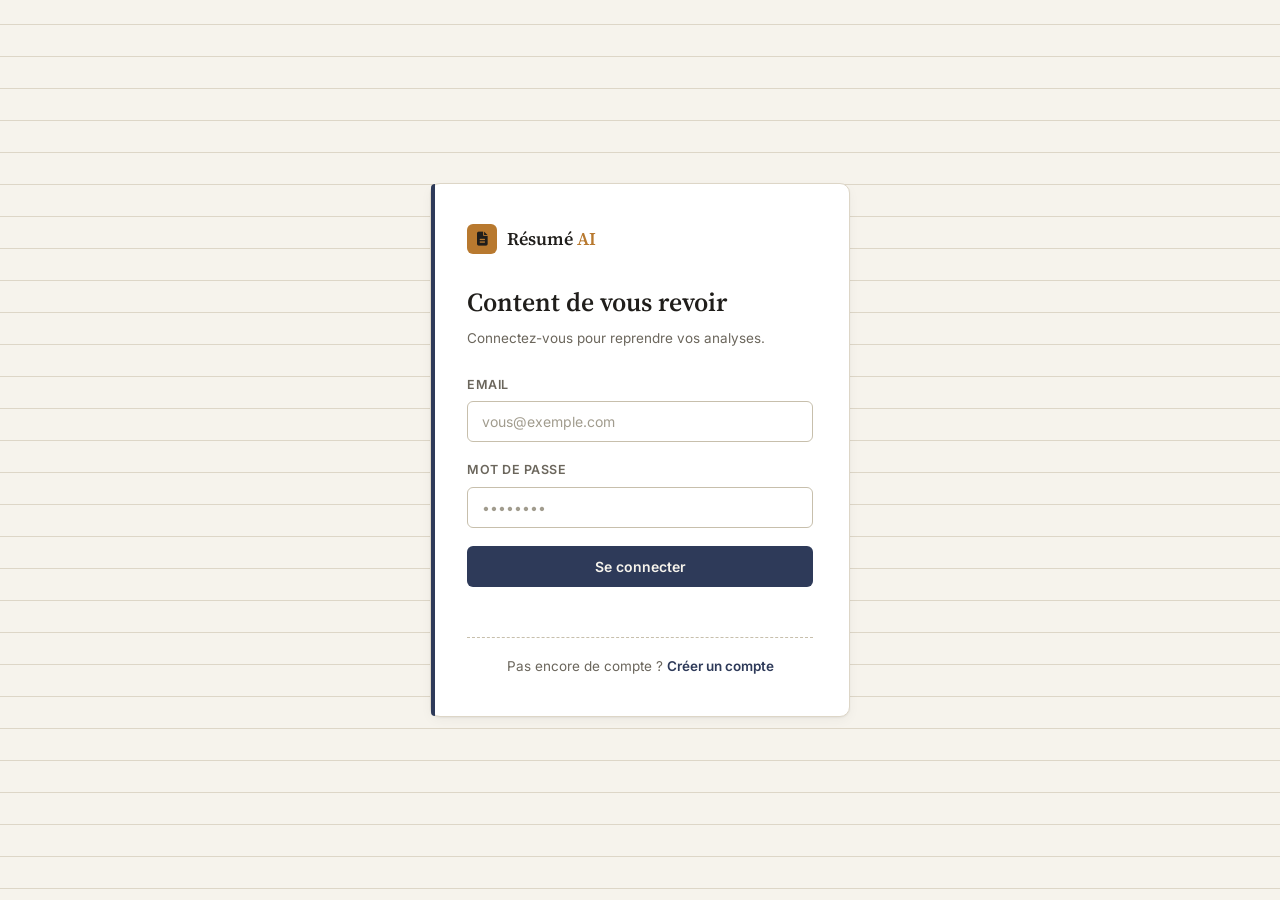
<file: backend/frontend/index.html>
<!DOCTYPE html>
<html lang="fr">
<head>
<meta charset="UTF-8">
<title>Résumé AI</title>
<script src="js/api.js"></script>
<script src="js/auth.js"></script>
<script>
document.addEventListener('DOMContentLoaded', () => {
    window.location.href = AuthService.isAuthenticated() ? 'dashboard.html' : 'login.html';
});
</script>
</head>
<body></body>
</html>
</file>
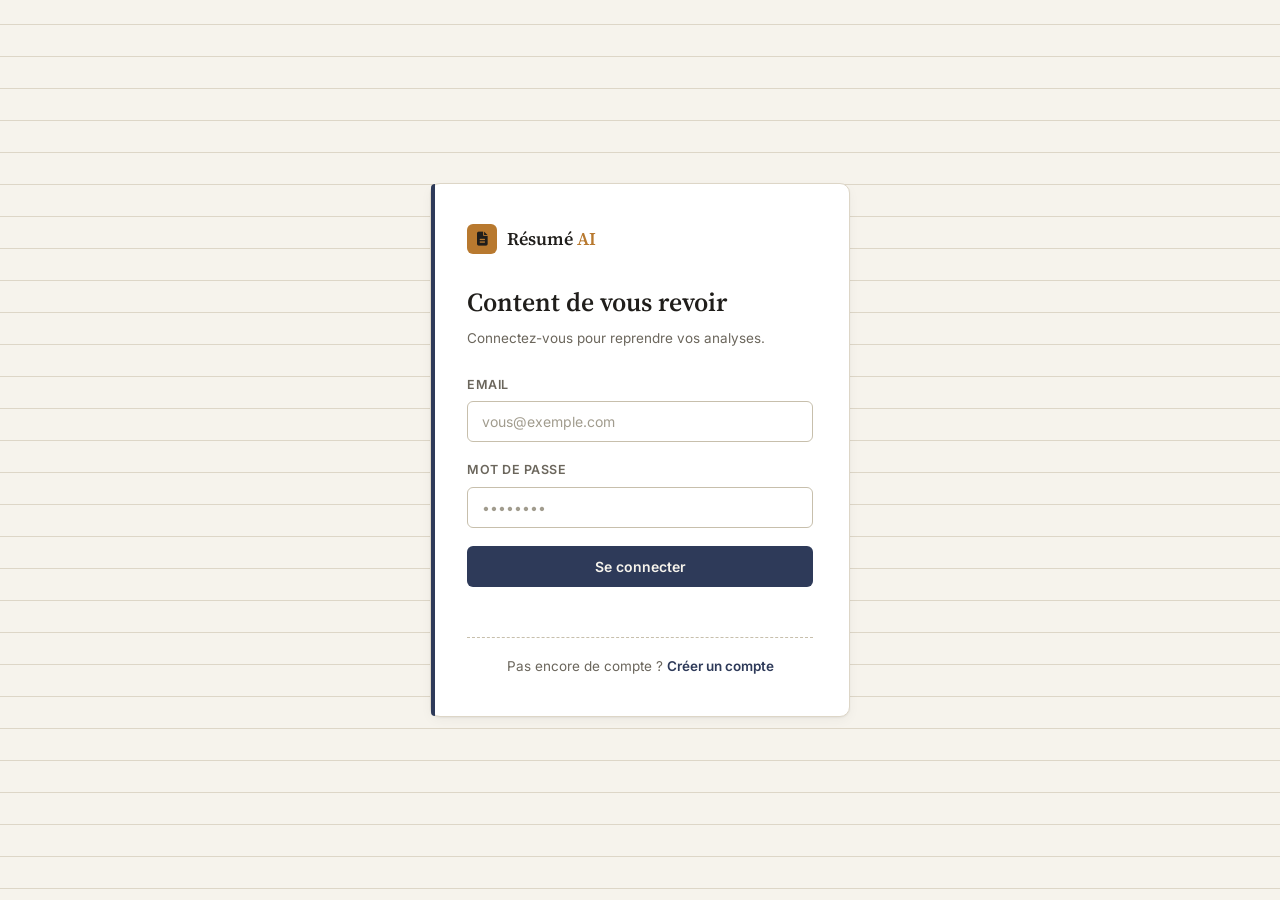
<file: backend/frontend/dashboard.html>
<!DOCTYPE html>
<html lang="fr">
<head>
<meta charset="UTF-8">
<meta name="viewport" content="width=device-width, initial-scale=1.0">
<title>Résumé AI — Tableau de bord</title>
<link rel="stylesheet" href="https://cdnjs.cloudflare.com/ajax/libs/font-awesome/6.4.0/css/all.min.css">
<link rel="stylesheet" href="css/style.css">
</head>
<body>
<div class="shell">

    <aside class="rail">
        <div class="rail__brand">
            <div class="rail__brand-icon"><i class="fa-solid fa-file-lines"></i></div>
            <div class="rail__brand-name">Résumé <em>AI</em></div>
        </div>
        <nav class="rail__nav">
            <a href="dashboard.html" class="rail__link active"><i class="fa-solid fa-house"></i>Accueil</a>
            <a href="history.html" class="rail__link"><i class="fa-solid fa-clock-rotate-left"></i>Historique</a>
            <a href="settings.html" class="rail__link"><i class="fa-solid fa-gear"></i>Paramètres</a>
        </nav>
        <div class="rail__spacer"></div>
        <button class="rail__logout" id="btn-logout"><i class="fa-solid fa-right-from-bracket"></i>Déconnexion</button>
    </aside>

    <div class="main">
        <div class="topbar">
            <i class="fa-regular fa-bell topbar__bell"></i>
            <div class="topbar__user">
                <div class="topbar__avatar" id="user-avatar">–</div>
                <span class="topbar__email" id="user-email"></span>
            </div>
        </div>

        <div class="content">
            <div class="page-head">
                <h1>Bienvenue </h1>
                <p>Importez un document pour démarrer une analyse.</p>
            </div>

            <div class="stat-row">
                <div class="stat-card" data-tag="total">
                    <div class="stat-card__label">Documents résumés</div>
                    <div class="stat-card__value" id="stat-total">0</div>
                </div>
                <div class="stat-card" data-tag="recent">
                    <div class="stat-card__label">Dernier résumé</div>
                    <div class="stat-card__value" id="stat-last" style="font-size:16px;">—</div>
                </div>
                <div class="stat-card" data-tag="statut">
                    <div class="stat-card__label">Statut du modèle</div>
                    <div class="stat-card__value" style="font-size:16px; color: var(--sage);">Prêt</div>
                </div>
            </div>

            <div class="workspace">
                <div class="col-left">
                    <div class="panel">
                        <div class="panel__title"><i class="fa-solid fa-file-arrow-up"></i>Nouveau document</div>
                        <div class="dropzone" id="dropzone">
                            <input type="file" id="file-input" accept=".txt,.pdf,.docx" title="Sélectionner un fichier">
                            <i class="fa-solid fa-cloud-arrow-up"></i>
                            <p class="dropzone__text">Glissez un fichier ici</p>
                            <p class="dropzone__hint">.pdf .docx .txt</p>
                        </div>
                        <div class="file-chip" id="file-chip">
    <span class="file-chip__name" id="file-name"></span>
    <button class="file-chip__remove" id="clear-file" title="Retirer le fichier"><i class="fa-solid fa-xmark"></i></button>
</div>

<div style="text-align:center; margin: 14px 0; font-size:12px; color:var(--ink-faint);">— ou —</div>

<textarea id="text-input" placeholder="Collez votre texte ici..." rows="4"
    style="width:100%; padding:11px 14px; border:1px solid var(--rule-strong); border-radius:var(--radius); font-family:var(--font-body); font-size:13.5px; resize:vertical;"></textarea>

<button class="btn btn-primary btn-generate" id="btn-summarize" disabled>Générer le résumé</button>
                    </div>

                    <div class="panel">
                        <div class="panel__title"><i class="fa-solid fa-box-archive"></i>Historique récent</div>
                        <div class="history-list" id="history-list"></div>
                    </div>
                </div>

                <div class="col-right">
                    <div class="result-panel">
                        <div class="result-panel__head">
                            <h2>Résultat de l'analyse</h2>
                            <span class="status-pill" id="status-badge"><i class="fa-solid fa-check"></i>Terminé</span>
                        </div>
                        <div class="result-body">
                            <div class="result-empty" id="result-empty">
                                <i class="fa-regular fa-file-lines"></i>
                                <p>En attente d'un document à résumer.</p>
                            </div>
                            <div class="result-loading" id="result-loading">
                                <div class="spinner"></div>
                                <p>Analyse en cours…</p>
                            </div>
                            <div class="result-text-wrap" id="result-text-wrap">
                                <p class="result-text" id="result-text"></p>
                            </div>
                        </div>
                        <div class="result-actions" id="result-actions">
                            <button class="btn btn-ghost" id="btn-export-txt"><i class="fa-solid fa-download"></i>Exporter .txt</button>
                        </div>
                    </div>
                </div>
            </div>
        </div>
    </div>
</div>

<script src="js/utils.js"></script>
<script src="js/api.js"></script>
<script src="js/auth.js"></script>
<script src="js/upload.js"></script>
<script src="js/summary.js"></script>
<script src="js/history.js"></script>
<script src="js/export.js"></script>
<script src="js/dashboard.js"></script>
</body>
</html>
</file>
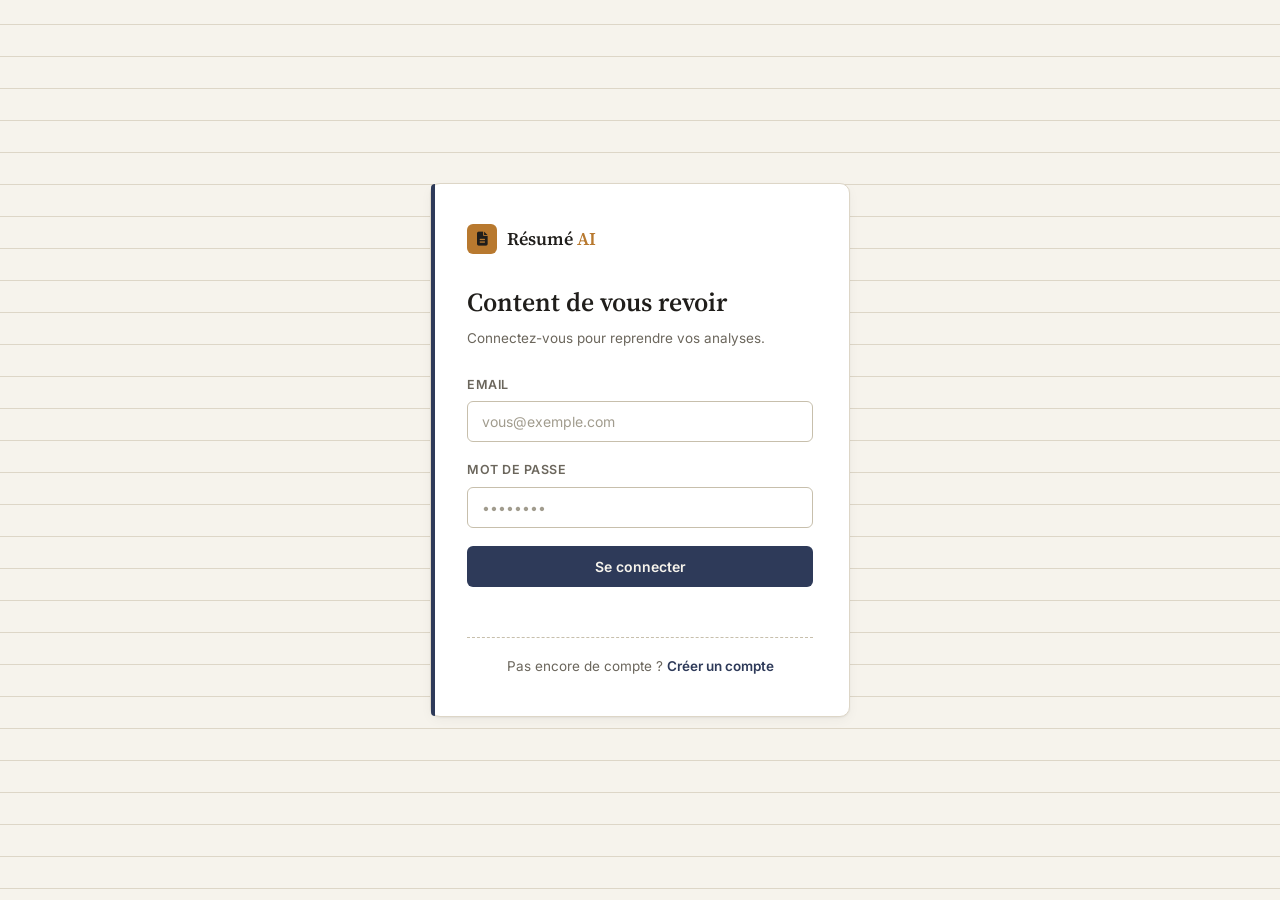
<file: backend/frontend/history.html>
<!DOCTYPE html>
<html lang="fr">
<head>
<meta charset="UTF-8">
<meta name="viewport" content="width=device-width, initial-scale=1.0">
<title>Résumé AI — Historique</title>
<link rel="stylesheet" href="https://cdnjs.cloudflare.com/ajax/libs/font-awesome/6.4.0/css/all.min.css">
<link rel="stylesheet" href="css/style.css">
</head>
<body>
<div class="shell">

    <aside class="rail">
        <div class="rail__brand">
            <div class="rail__brand-icon"><i class="fa-solid fa-file-lines"></i></div>
            <div class="rail__brand-name">Résumé <em>AI</em></div>
        </div>
        <nav class="rail__nav">
            <a href="dashboard.html" class="rail__link"><i class="fa-solid fa-house"></i>Accueil</a>
            <a href="history.html" class="rail__link active"><i class="fa-solid fa-clock-rotate-left"></i>Historique</a>
            <a href="settings.html" class="rail__link"><i class="fa-solid fa-gear"></i>Paramètres</a>
        </nav>
        <div class="rail__spacer"></div>
        <button class="rail__logout" id="btn-logout"><i class="fa-solid fa-right-from-bracket"></i>Déconnexion</button>
    </aside>

    <div class="main">
        <div class="topbar">
            <div class="topbar__user">
                <div class="topbar__avatar" id="user-avatar">–</div>
                <span class="topbar__email" id="user-email"></span>
            </div>
        </div>

        <div class="content">
            <div class="page-head">
                <h1>Historique</h1>
                <p>L'ensemble de vos documents résumés.</p>
            </div>

            <div class="panel" style="max-width: 760px;">
                <div id="full-history-list" style="display:flex; flex-direction:column; gap:10px;"></div>
            </div>
        </div>
    </div>
</div>

<script src="js/utils.js"></script>
<script src="js/api.js"></script>
<script src="js/auth.js"></script>
<script>
document.addEventListener('DOMContentLoaded', async () => {
    if (!AuthService.isAuthenticated()) {
        window.location.href = 'login.html';
        return;
    }

    const userEmail = AuthService.getUser();
    document.getElementById('user-email').textContent = userEmail;
    const avatar = document.getElementById('user-avatar');
    if (userEmail) {
        avatar.textContent = userEmail.split('@')[0].split(/[._-]/).map(p => p[0]).join('').substring(0, 2).toUpperCase();
    }

    document.getElementById('btn-logout').addEventListener('click', () => AuthService.logout());

    const container = document.getElementById('full-history-list');
    try {
        const data = await ApiService.get('/history');
        const items = data.items || [];

        if (items.length === 0) {
            container.innerHTML = '<p class="history-empty">Aucun résumé pour le moment.</p>';
            return;
        }

        items.forEach(item => {
            const div = document.createElement('div');
            div.style.cssText = 'border:1px solid var(--rule); border-left:3px solid var(--amber); border-radius:4px; padding:14px 16px; cursor:pointer;';
            div.innerHTML = `
                <div style="display:flex; justify-content:space-between; align-items:center;">
                    <div>
                        <p style="font-size:13.5px; font-weight:600;">${Utils.escapeHtml(item.filename)}</p>
                        <p style="font-size:11px; font-family:var(--font-mono); color:var(--ink-faint);">${new Date(item.created_at).toLocaleDateString()}</p>
                    </div>
                    <i class="fa-solid fa-chevron-down" style="color:var(--ink-faint); font-size:12px;"></i>
                </div>
                <p class="history-item__summary-text" style="display:none; margin-top:12px; font-family:var(--font-display); font-size:15px; line-height:1.7; border-left:2px solid var(--amber); padding-left:16px; white-space:pre-line;">${Utils.escapeHtml(item.summary)}</p>
            `;
            const summaryEl = div.querySelector('.history-item__summary-text');
            const chevron = div.querySelector('i');
            div.querySelector('div').addEventListener('click', () => {
                const isVisible = summaryEl.style.display === 'block';
                summaryEl.style.display = isVisible ? 'none' : 'block';
                chevron.style.transform = isVisible ? 'rotate(0deg)' : 'rotate(180deg)';
            });
            container.appendChild(div);
        });
    } catch (e) {
        container.innerHTML = `<p class="history-empty" style="color:var(--rust);">Erreur de chargement : ${e.message}</p>`;
    }
});
</script>
</body>
</html>
</file>
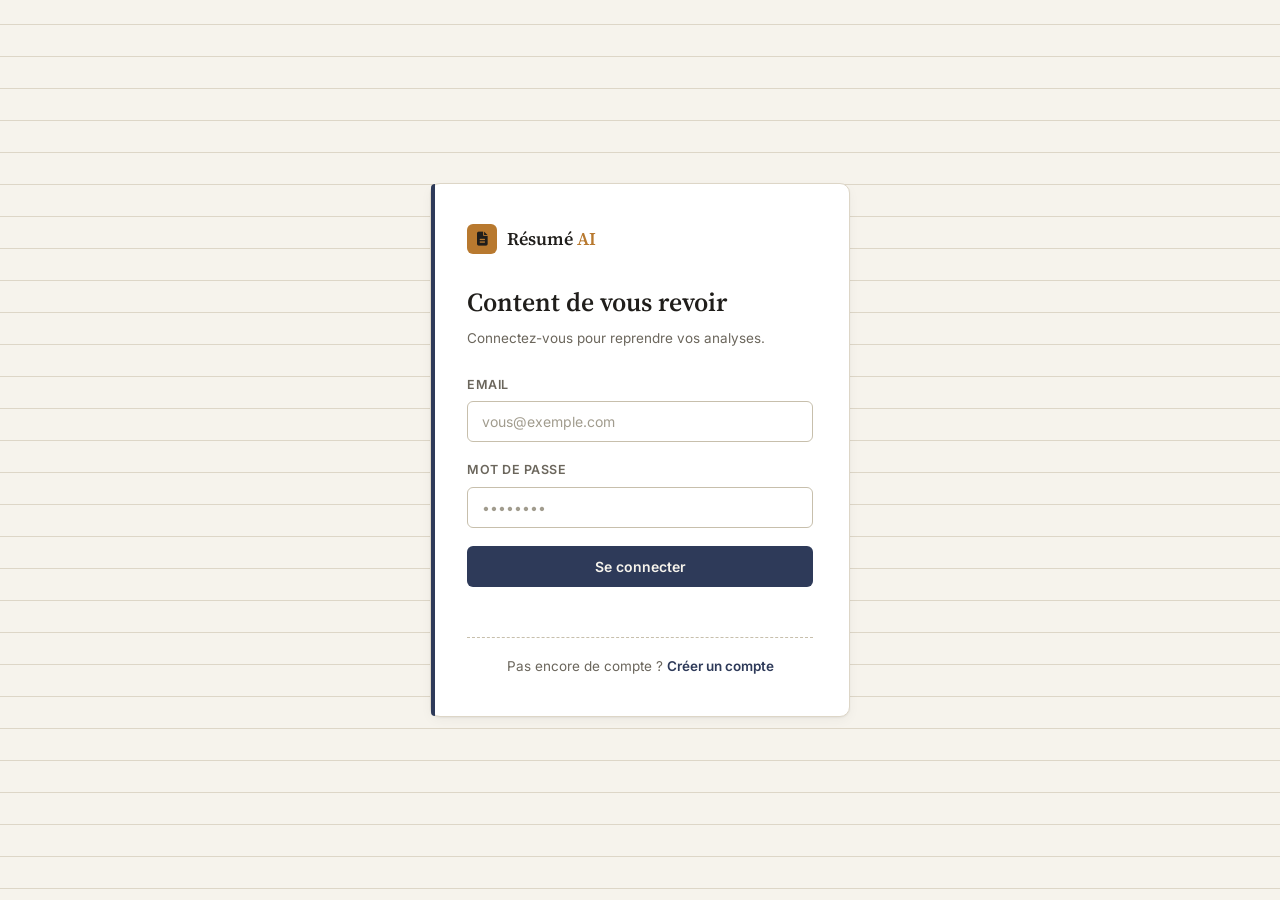
<file: backend/frontend/login.html>
<!DOCTYPE html>
<html lang="fr">
<head>
<meta charset="UTF-8">
<meta name="viewport" content="width=device-width, initial-scale=1.0">
<title>Résumé AI — Connexion</title>
<link rel="stylesheet" href="https://cdnjs.cloudflare.com/ajax/libs/font-awesome/6.4.0/css/all.min.css">
<link rel="stylesheet" href="css/style.css">
</head>
<body>
<div class="auth-shell">
    <div class="auth-card">
        <div class="brand-mark">
            <div class="rail__brand-icon"><i class="fa-solid fa-file-lines"></i></div>
            <div class="brand-mark__name">Résumé <em>AI</em></div>
        </div>

        <h1>Content de vous revoir</h1>
        <p class="sub">Connectez-vous pour reprendre vos analyses.</p>

        <form id="login-form" novalidate>
            <div class="field">
                <label class="label" for="email">Email</label>
                <input type="email" id="email" placeholder="vous@exemple.com" required>
            </div>
            <div class="field">
                <label class="label" for="password">Mot de passe</label>
                <input type="password" id="password" placeholder="••••••••" required>
            </div>
            <button type="submit" class="btn btn-primary" style="width:100%;" id="submit-btn">Se connecter</button>
            <p class="error-text" id="form-error"></p>
        </form>

        <div class="auth-footer">
            Pas encore de compte ? <a href="register.html">Créer un compte</a>
        </div>
    </div>
</div>

<script src="js/api.js"></script>
<script src="js/auth.js"></script>
<script>
document.getElementById('login-form').addEventListener('submit', async (e) => {
    e.preventDefault();
    const btn = document.getElementById('submit-btn');
    const errorEl = document.getElementById('form-error');
    errorEl.textContent = '';
    btn.disabled = true;
    btn.textContent = 'Connexion...';

    const email = document.getElementById('email').value.trim();
    const password = document.getElementById('password').value;

    const res = await AuthService.login(email, password);
    if (res.success) {
        window.location.href = 'dashboard.html';
    } else {
        errorEl.textContent = res.error;
        btn.disabled = false;
        btn.textContent = 'Se connecter';
    }
});
</script>
</body>
</html>
</file>
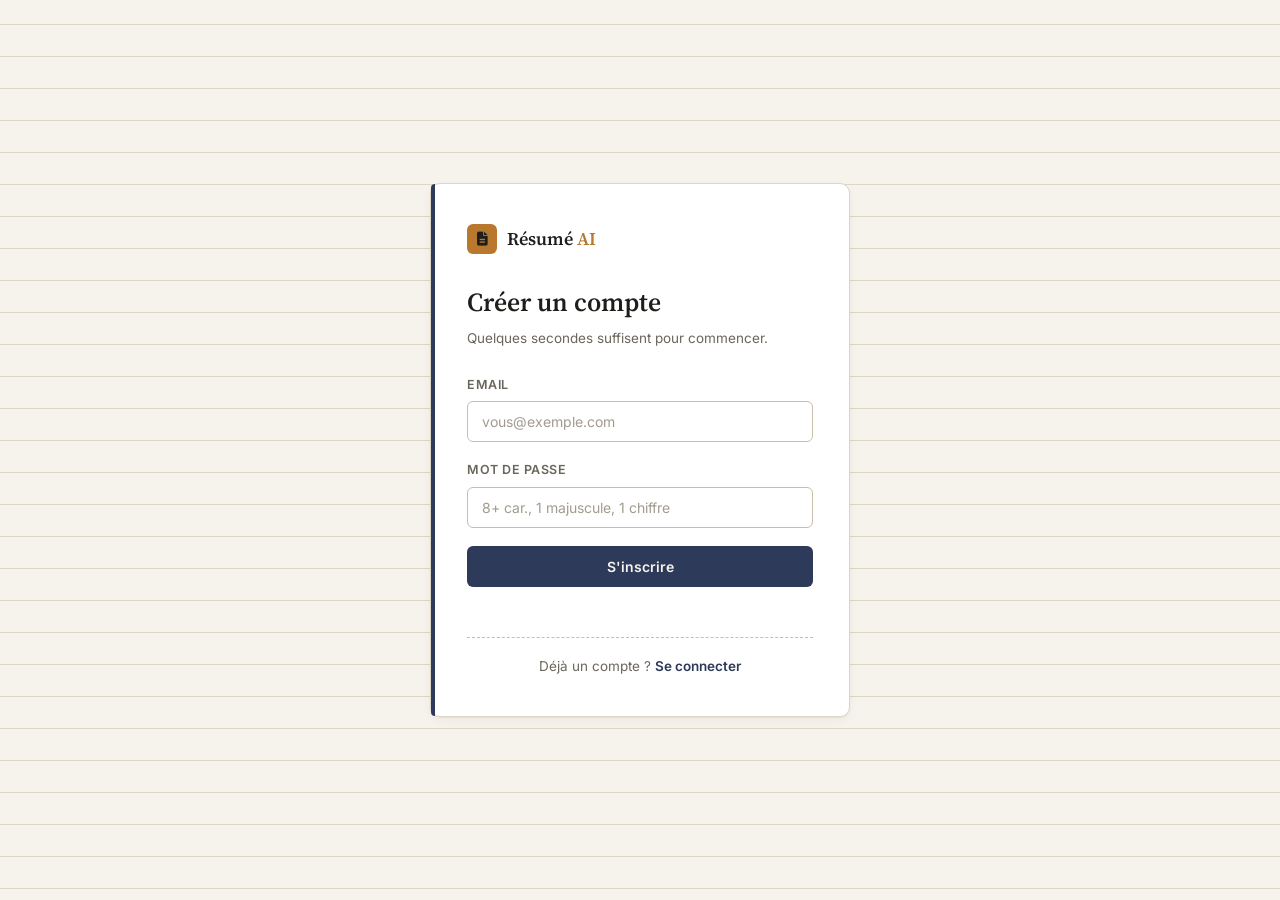
<file: backend/frontend/register.html>
<!DOCTYPE html>
<html lang="fr">
<head>
<meta charset="UTF-8">
<meta name="viewport" content="width=device-width, initial-scale=1.0">
<title>Résumé AI — Inscription</title>
<link rel="stylesheet" href="https://cdnjs.cloudflare.com/ajax/libs/font-awesome/6.4.0/css/all.min.css">
<link rel="stylesheet" href="css/style.css">
</head>
<body>
<div class="auth-shell">
    <div class="auth-card">
        <div class="brand-mark">
            <div class="rail__brand-icon"><i class="fa-solid fa-file-lines"></i></div>
            <div class="brand-mark__name">Résumé <em>AI</em></div>
        </div>

        <h1>Créer un compte</h1>
        <p class="sub">Quelques secondes suffisent pour commencer.</p>

        <form id="register-form" novalidate>
            <div class="field">
                <label class="label" for="email">Email</label>
                <input type="email" id="email" placeholder="vous@exemple.com" required>
            </div>
            <div class="field">
                <label class="label" for="password">Mot de passe</label>
                <input type="password" id="password" placeholder="8+ car., 1 majuscule, 1 chiffre" required>
            </div>
            <button type="submit" class="btn btn-primary" style="width:100%;" id="submit-btn">S'inscrire</button>
            <p class="error-text" id="form-error"></p>
        </form>

        <div class="auth-footer">
            Déjà un compte ? <a href="login.html">Se connecter</a>
        </div>
    </div>
</div>

<script src="js/api.js"></script>
<script src="js/auth.js"></script>
<script>
document.getElementById('register-form').addEventListener('submit', async (e) => {
    e.preventDefault();
    const btn = document.getElementById('submit-btn');
    const errorEl = document.getElementById('form-error');
    errorEl.textContent = '';
    btn.disabled = true;
    btn.textContent = 'Création...';

    const email = document.getElementById('email').value.trim();
    const password = document.getElementById('password').value;

    const res = await AuthService.register(email, password);
    if (res.success) {
        window.location.href = 'login.html';
    } else {
        errorEl.textContent = res.error;
        btn.disabled = false;
        btn.textContent = "S'inscrire";
    }
});
</script>
</body>
</html>
</file>
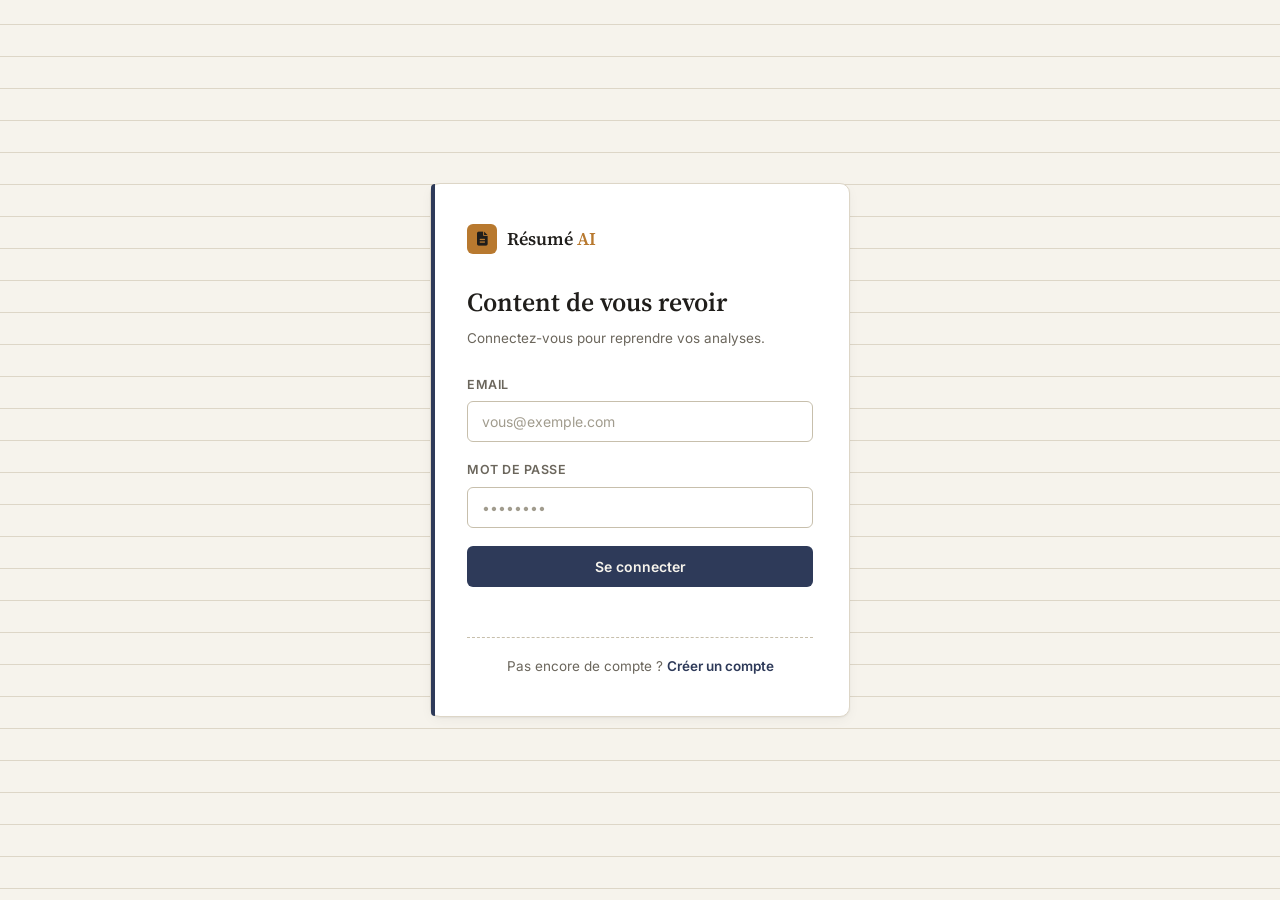
<file: backend/frontend/settings.html>
<!DOCTYPE html>
<html lang="fr">
<head>
<meta charset="UTF-8">
<meta name="viewport" content="width=device-width, initial-scale=1.0">
<title>Résumé AI — Paramètres</title>
<link rel="stylesheet" href="https://cdnjs.cloudflare.com/ajax/libs/font-awesome/6.4.0/css/all.min.css">
<link rel="stylesheet" href="css/style.css">
</head>
<body>
<div class="shell">

    <aside class="rail">
        <div class="rail__brand">
            <div class="rail__brand-icon"><i class="fa-solid fa-file-lines"></i></div>
            <div class="rail__brand-name">Résumé <em>AI</em></div>
        </div>
        <nav class="rail__nav">
            <a href="dashboard.html" class="rail__link"><i class="fa-solid fa-house"></i>Accueil</a>
            <a href="history.html" class="rail__link"><i class="fa-solid fa-clock-rotate-left"></i>Historique</a>
            <a href="settings.html" class="rail__link active"><i class="fa-solid fa-gear"></i>Paramètres</a>
        </nav>
        <div class="rail__spacer"></div>
        <button class="rail__logout" id="btn-logout"><i class="fa-solid fa-right-from-bracket"></i>Déconnexion</button>
    </aside>

    <div class="main">
        <div class="topbar">
            <div class="topbar__user">
                <div class="topbar__avatar" id="user-avatar">–</div>
                <span class="topbar__email" id="user-email"></span>
            </div>
        </div>

        <div class="content">
            <div class="page-head">
                <h1>Paramètres</h1>
                <p>Informations de votre compte.</p>
            </div>

            <div class="panel" style="max-width: 420px;">
                <div class="panel__title"><i class="fa-solid fa-user"></i>Compte</div>
                <p style="font-size:12px; color:var(--ink-soft); margin-bottom:4px;">Connecté en tant que</p>
                <p style="font-family:var(--font-mono); font-size:14px; font-weight:600;" id="current-email"></p>
            </div>
        </div>
    </div>
</div>

<script src="js/api.js"></script>
<script src="js/auth.js"></script>
<script>
if (!AuthService.isAuthenticated()) window.location.href = 'login.html';
const userEmail = AuthService.getUser();
document.getElementById('user-email').textContent = userEmail;
document.getElementById('current-email').textContent = userEmail;
const avatar = document.getElementById('user-avatar');
if (userEmail) {
    avatar.textContent = userEmail.split('@')[0].split(/[._-]/).map(p => p[0]).join('').substring(0, 2).toUpperCase();
}
document.getElementById('btn-logout').addEventListener('click', () => AuthService.logout());
</script>
</body>
</html>
</file>
<file: backend/frontend/css/style.css>
@import url('https://fonts.googleapis.com/css2?family=Source+Serif+4:opsz,wght@8..60,400;8..60,500;8..60,600;8..60,700&family=Inter:wght@400;500;600;700&family=IBM+Plex+Mono:wght@400;500&display=swap');

/* ============================================================
   DESIGN TOKENS — thème "manuscrit / marge de correction"
   ============================================================ */
:root {
    color: light;
    --paper: #F6F3EC;
    --paper-raised: #FFFFFF;
    --ink: #201E1B;
    --ink-soft: #6B665C;
    --ink-faint: #A19C8E;

    --indigo: #2E3A59;
    --indigo-hover: #232C44;
    --amber: #B8792F;
    --amber-soft: #F1E3CE;
    --sage: #5C7A5E;
    --sage-soft: #E4EDE3;
    --rust: #A8462F;
    --rust-soft: #F3E1DB;

    --rule: #DDD6C7;
    --rule-strong: #C7BFAC;

    --radius: 6px;
    --radius-lg: 10px;

    --font-display: 'Source Serif 4', Georgia, serif;
    --font-body: 'Inter', -apple-system, sans-serif;
    --font-mono: 'IBM Plex Mono', 'Courier New', monospace;

    --shadow-card: 0 1px 2px rgba(32, 30, 27, 0.06), 0 4px 12px rgba(32, 30, 27, 0.04);
}

* , *::before, *::after { box-sizing: border-box; margin: 0; padding: 0; }

html { -webkit-font-smoothing: antialiased; }

body {
    font-family: var(--font-body);
    background: var(--paper);
    color: var(--ink);
    line-height: 1.55;
    font-size: 15px;
}

a { color: inherit; }

::selection { background: var(--amber-soft); color: var(--ink); }

/* Focus visibility (accessibility floor) */
button:focus-visible,
input:focus-visible,
a:focus-visible {
    outline: 2px solid var(--indigo);
    outline-offset: 2px;
}

@media (prefers-reduced-motion: reduce) {
    *, *::before, *::after {
        animation-duration: 0.001ms !important;
        transition-duration: 0.001ms !important;
    }
}

/* ============================================================
   PRIMITIVES
   ============================================================ */
input[type="email"],
input[type="password"],
input[type="text"] {
    width: 100%;
    font-family: var(--font-body);
    font-size: 14px;
    padding: 11px 14px;
    background: var(--paper-raised);
    border: 1px solid var(--rule-strong);
    border-radius: var(--radius);
    color: var(--ink);
    transition: border-color 0.15s ease, box-shadow 0.15s ease;
}
input::placeholder { color: var(--ink-faint); }
input:hover { border-color: var(--ink-faint); }
input:focus {
    outline: none;
    border-color: var(--indigo);
    box-shadow: 0 0 0 3px rgba(46, 58, 89, 0.12);
}

button { font-family: var(--font-body); cursor: pointer; }

.btn {
    display: inline-flex;
    align-items: center;
    justify-content: center;
    gap: 8px;
    font-size: 14px;
    font-weight: 600;
    padding: 11px 18px;
    border-radius: var(--radius);
    border: 1px solid transparent;
    transition: all 0.15s ease;
}
.btn-primary {
    background: var(--indigo);
    color: var(--paper);
}
.btn-primary:hover { background: var(--indigo-hover); }
.btn-primary:disabled { opacity: 0.45; cursor: not-allowed; }
.btn-ghost {
    background: transparent;
    border-color: var(--rule-strong);
    color: var(--ink-soft);
}
.btn-ghost:hover { border-color: var(--ink-soft); color: var(--ink); }

.label {
    display: block;
    font-size: 12.5px;
    font-weight: 600;
    color: var(--ink-soft);
    text-transform: uppercase;
    letter-spacing: 0.04em;
    margin-bottom: 7px;
}

.error-text {
    font-size: 13px;
    color: var(--rust);
    margin-top: 10px;
    min-height: 18px;
}

/* ============================================================
   AUTH PAGES (login / register)
   ============================================================ */
.auth-shell {
    min-height: 100vh;
    display: flex;
    align-items: center;
    justify-content: center;
    padding: 24px;
    background:
        linear-gradient(var(--rule) 1px, transparent 1px);
    background-size: 100% 32px;
    background-position: 0 120px;
}

.auth-card {
    width: 100%;
    max-width: 420px;
    background: var(--paper-raised);
    border: 1px solid var(--rule);
    border-radius: var(--radius-lg);
    box-shadow: var(--shadow-card);
    padding: 40px 36px;
    position: relative;
}

.auth-card::before {
    content: '';
    position: absolute;
    left: 0;
    top: 0;
    bottom: 0;
    width: 4px;
    border-radius: var(--radius-lg) 0 0 var(--radius-lg);
    background: var(--indigo);
}

.brand-mark {
    display: flex;
    align-items: center;
    gap: 10px;
    margin-bottom: 28px;
}
.brand-mark__icon {
    width: 34px;
    height: 34px;
    border-radius: 7px;
    background: var(--indigo);
    color: var(--paper);
    display: flex;
    align-items: center;
    justify-content: center;
    font-family: var(--font-display);
    font-weight: 700;
    font-size: 16px;
}
.brand-mark__name {
    font-family: var(--font-display);
    font-size: 18px;
    font-weight: 600;
}
.brand-mark__name em {
    font-style: normal;
    color: var(--amber);
}

.auth-card h1 {
    font-family: var(--font-display);
    font-size: 26px;
    font-weight: 600;
    margin-bottom: 6px;
}
.auth-card p.sub {
    font-size: 13.5px;
    color: var(--ink-soft);
    margin-bottom: 26px;
}

.field { margin-bottom: 18px; }

.auth-footer {
    margin-top: 22px;
    padding-top: 18px;
    border-top: 1px dashed var(--rule-strong);
    text-align: center;
    font-size: 13.5px;
    color: var(--ink-soft);
}
.auth-footer a { color: var(--indigo); font-weight: 600; text-decoration: none; }
.auth-footer a:hover { text-decoration: underline; }

/* ============================================================
   DASHBOARD SHELL
   ============================================================ */
.shell {
    display: flex;
    min-height: 100vh;
}

.rail {
    width: 216px;
    flex-shrink: 0;
    background: var(--indigo);
    color: var(--paper);
    display: flex;
    flex-direction: column;
    padding: 22px 14px;
    position: relative;
}
.rail::after {
    content: '';
    position: absolute;
    top: 0; right: 0; bottom: 0;
    width: 6px;
    background: repeating-linear-gradient(
        to bottom,
        rgba(246,243,236,0.14) 0 2px,
        transparent 2px 10px
    );
}

.rail__brand {
    display: flex;
    align-items: center;
    gap: 10px;
    padding: 4px 10px 26px;
}
.rail__brand-icon {
    width: 30px; height: 30px;
    border-radius: 6px;
    background: var(--amber);
    color: var(--ink);
    display: flex; align-items: center; justify-content: center;
    font-family: var(--font-display); font-weight: 700; font-size: 14px;
}
.rail__brand-name {
    font-family: var(--font-display);
    font-size: 16px;
    font-weight: 600;
}
.rail__brand-name em { font-style: normal; color: var(--amber); }

.rail__nav { display: flex; flex-direction: column; gap: 2px; }
.rail__link {
    display: flex;
    align-items: center;
    gap: 10px;
    padding: 10px 12px;
    border-radius: var(--radius);
    font-size: 13.5px;
    font-weight: 500;
    color: rgba(246,243,236,0.68);
    text-decoration: none;
    transition: background 0.15s ease, color 0.15s ease;
}
.rail__link i { width: 16px; text-align: center; font-size: 13px; }
.rail__link:hover { background: rgba(246,243,236,0.08); color: var(--paper); }
.rail__link.active {
    background: rgba(246,243,236,0.12);
    color: var(--paper);
}
.rail__link.active::before {
    content: '';
}

.rail__spacer { flex: 1; }

.rail__logout {
    display: flex;
    align-items: center;
    gap: 10px;
    padding: 10px 12px;
    border-radius: var(--radius);
    font-size: 13.5px;
    font-weight: 500;
    color: rgba(224,122,95,0.85);
    background: transparent;
    border: none;
    text-align: left;
}
.rail__logout:hover { background: rgba(168,70,47,0.18); }

/* Main column */
.main {
    flex: 1;
    display: flex;
    flex-direction: column;
    min-width: 0;
}

.topbar {
    display: flex;
    justify-content: flex-end;
    align-items: center;
    gap: 18px;
    padding: 16px 32px;
    border-bottom: 1px solid var(--rule);
    background: var(--paper);
}
.topbar__bell { color: var(--ink-faint); font-size: 15px; }
.topbar__user { display: flex; align-items: center; gap: 9px; }
.topbar__avatar {
    width: 30px; height: 30px;
    border-radius: 50%;
    background: var(--amber-soft);
    color: var(--amber);
    display: flex; align-items: center; justify-content: center;
    font-size: 11.5px; font-weight: 700;
    font-family: var(--font-mono);
}
.topbar__email { font-size: 13.5px; font-weight: 500; color: var(--ink); }

.content { padding: 30px 32px 60px; max-width: 1180px; }

.page-head { margin-bottom: 24px; }
.page-head h1 {
    font-family: var(--font-display);
    font-size: 26px;
    font-weight: 600;
    margin-bottom: 4px;
}
.page-head p { color: var(--ink-soft); font-size: 14px; }

/* Stat cards (index-card style) */
.stat-row {
    display: grid;
    grid-template-columns: repeat(3, 1fr);
    gap: 14px;
    margin-bottom: 26px;
}
.stat-card {
    background: var(--paper-raised);
    border: 1px solid var(--rule);
    border-radius: var(--radius);
    padding: 16px 18px;
    position: relative;
}
.stat-card__label {
    font-size: 12px;
    color: var(--ink-soft);
    margin-bottom: 6px;
}
.stat-card__value {
    font-family: var(--font-display);
    font-size: 28px;
    font-weight: 600;
}

/* Two column layout */
.workspace {
    display: grid;
    grid-template-columns: 1fr 1.35fr;
    gap: 18px;
    align-items: start;
}
@media (max-width: 980px) { .workspace { grid-template-columns: 1fr; } }

.panel {
    background: var(--paper-raised);
    border: 1px solid var(--rule);
    border-radius: var(--radius-lg);
    padding: 20px;
}
.panel + .panel { margin-top: 18px; }
.panel__title {
    font-size: 13px;
    font-weight: 700;
    text-transform: uppercase;
    letter-spacing: 0.04em;
    color: var(--ink-soft);
    margin-bottom: 14px;
    display: flex;
    align-items: center;
    gap: 8px;
}
.panel__title i { color: var(--indigo); font-size: 12px; }

/* Dropzone */
.dropzone {
    border: 1.5px dashed var(--rule-strong);
    border-radius: var(--radius);
    padding: 30px 18px;
    text-align: center;
    cursor: pointer;
    transition: border-color 0.15s ease, background 0.15s ease;
}
.dropzone:hover, .dropzone.is-dragover {
    border-color: var(--indigo);
    background: rgba(46,58,89,0.03);
}
.dropzone i { font-size: 22px; color: var(--indigo); margin-bottom: 10px; display: block; }
.dropzone__text { font-size: 13.5px; font-weight: 600; margin-bottom: 3px; }
.dropzone__hint { font-size: 11.5px; color: var(--ink-faint); font-family: var(--font-mono); }
.dropzone input[type="file"] { display: none; }

.file-chip {
    display: none;
    align-items: center;
    justify-content: space-between;
    gap: 10px;
    background: var(--sage-soft);
    border: 1px solid var(--sage);
    border-radius: var(--radius);
    padding: 10px 12px;
    margin-top: 12px;
    font-family: var(--font-mono);
    font-size: 12px;
}
.file-chip.visible { display: flex; }
.file-chip__name { overflow: hidden; text-overflow: ellipsis; white-space: nowrap; color: var(--ink); }
.file-chip__remove { background: none; border: none; color: var(--rust); font-size: 13px; flex-shrink: 0; }

.btn-generate { width: 100%; margin-top: 14px; }

/* History list — index card style */
.history-list { display: flex; flex-direction: column; gap: 8px; max-height: 280px; overflow-y: auto; }
.history-empty { font-size: 12.5px; color: var(--ink-faint); font-style: italic; text-align: center; padding: 14px 0; }

.history-item {
    display: flex;
    align-items: center;
    gap: 10px;
    padding: 10px 12px;
    border: 1px solid var(--rule);
    border-left: 3px solid var(--amber);
    border-radius: 4px;
    cursor: pointer;
    transition: background 0.12s ease, transform 0.12s ease;
}
.history-item:hover { background: var(--amber-soft); transform: translateX(2px); }
.history-item__icon { color: var(--ink-faint); font-size: 13px; width: 16px; text-align: center; }
.history-item__body { flex: 1; min-width: 0; }
.history-item__name { font-size: 13px; font-weight: 600; overflow: hidden; text-overflow: ellipsis; white-space: nowrap; }
.history-item__date { font-size: 10.5px; font-family: var(--font-mono); color: var(--ink-faint); }

/* Result panel — annotated manuscript page */
.result-panel {
    background: var(--paper-raised);
    border: 1px solid var(--rule);
    border-radius: var(--radius-lg);
    min-height: 480px;
    display: flex;
    flex-direction: column;
}
.result-panel__head {
    display: flex;
    justify-content: space-between;
    align-items: center;
    padding: 18px 22px;
    border-bottom: 1px solid var(--rule);
}
.result-panel__head h2 {
    font-family: var(--font-display);
    font-size: 16.5px;
    font-weight: 600;
}
.status-pill {
    display: none;
    align-items: center;
    gap: 5px;
    font-size: 11px;
    font-weight: 700;
    text-transform: uppercase;
    letter-spacing: 0.04em;
    color: var(--sage);
    background: var(--sage-soft);
    padding: 4px 10px;
    border-radius: 20px;
}
.status-pill.visible { display: inline-flex; }

.result-body {
    flex: 1;
    display: flex;
    flex-direction: column;
    padding: 26px 30px;
}

.result-empty {
    flex: 1;
    display: flex;
    flex-direction: column;
    align-items: center;
    justify-content: center;
    text-align: center;
    color: var(--ink-faint);
    gap: 8px;
}
.result-empty i { font-size: 26px; color: var(--rule-strong); }
.result-empty p { font-size: 13.5px; }

.result-loading {
    display: none;
    flex: 1;
    flex-direction: column;
    align-items: center;
    justify-content: center;
    gap: 12px;
    text-align: center;
}
.result-loading.visible { display: flex; }
.spinner {
    width: 28px; height: 28px;
    border: 3px solid var(--rule);
    border-top-color: var(--indigo);
    border-radius: 50%;
    animation: spin 0.8s linear infinite;
}
@keyframes spin { to { transform: rotate(360deg); } }
.result-loading p { font-size: 13px; color: var(--ink-soft); font-family: var(--font-mono); }

.result-text-wrap { display: none; flex: 1; }
.result-text-wrap.visible { display: block; }
.result-text {
    font-family: var(--font-display);
    font-size: 16.5px;
    line-height: 1.75;
    color: var(--ink);
    border-left: 2px solid var(--amber);
    padding-left: 20px;
    white-space: pre-line;
}

.result-actions {
    display: none;
    gap: 10px;
    padding: 16px 22px;
    border-top: 1px solid var(--rule);
}
.result-actions.visible { display: flex; }

/* Utility */
.hidden { display: none !important; }
</file>
